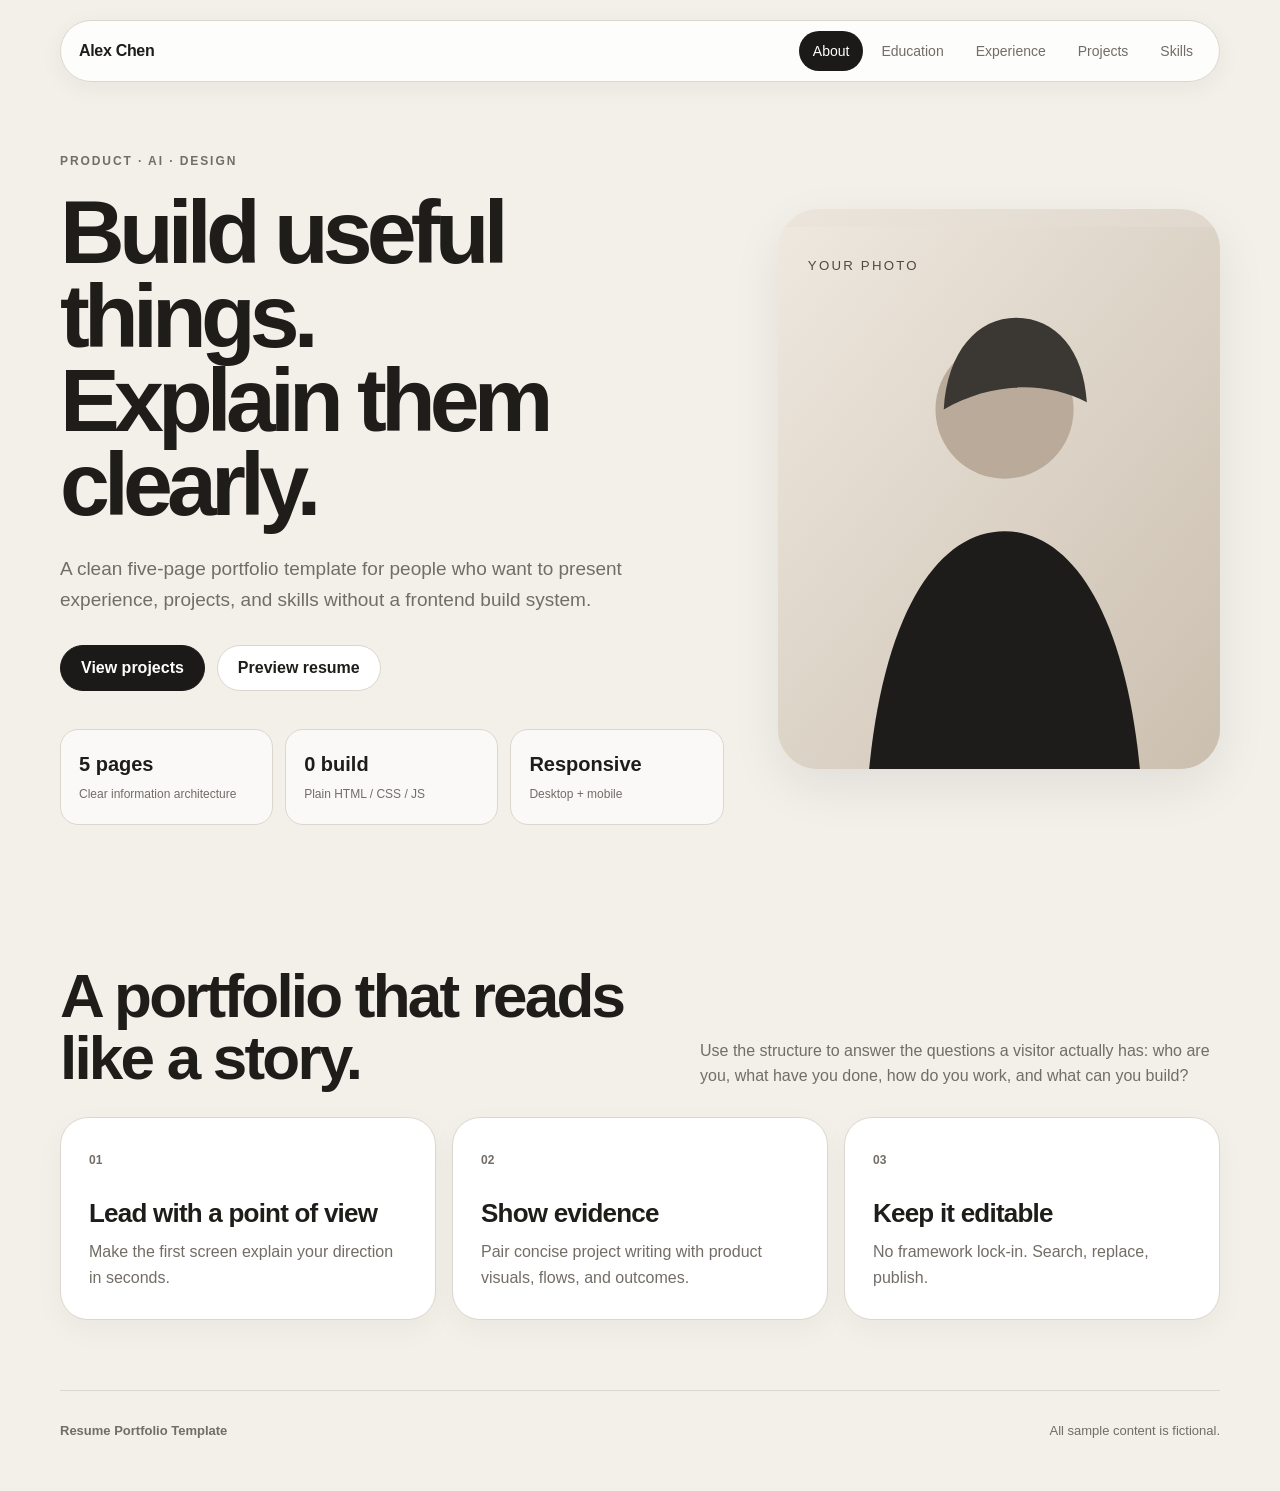
<file: index.html>
<!doctype html><html lang="en"><head><meta charset="utf-8"><meta name="viewport" content="width=device-width,initial-scale=1"><meta name="description" content="Privacy-friendly resume portfolio template"><title>Alex Chen · Portfolio</title><link rel="stylesheet" href="styles.css"></head><body data-page="about"><header class="site-header"><div class="container nav"><a class="brand" href="index.html">Alex Chen</a><nav class="nav-links"><a data-page="about" href="index.html">About</a><a data-page="education" href="education.html">Education</a><a data-page="experience" href="experience.html">Experience</a><a data-page="projects" href="projects.html">Projects</a><a data-page="skills" href="skills.html">Skills</a></nav></div></header><main><section class="container hero"><div><div class="eyebrow">Product · AI · Design</div><h1>Build useful things.<br>Explain them clearly.</h1><p>A clean five-page portfolio template for people who want to present experience, projects, and skills without a frontend build system.</p><div class="actions"><a class="btn primary" href="projects.html">View projects</a><a class="btn" href="#" data-resume>Preview resume</a></div><div class="quick-facts"><div class="fact"><strong>5 pages</strong><span>Clear information architecture</span></div><div class="fact"><strong>0 build</strong><span>Plain HTML / CSS / JS</span></div><div class="fact"><strong>Responsive</strong><span>Desktop + mobile</span></div></div></div><div class="portrait"><img src="assets/hero-portrait.svg" alt="Synthetic portrait placeholder"></div></section><section class="section"><div class="container"><div class="section-head"><h2>A portfolio that reads like a story.</h2><p>Use the structure to answer the questions a visitor actually has: who are you, what have you done, how do you work, and what can you build?</p></div><div class="grid"><article class="card"><span class="num">01</span><h3>Lead with a point of view</h3><p>Make the first screen explain your direction in seconds.</p></article><article class="card"><span class="num">02</span><h3>Show evidence</h3><p>Pair concise project writing with product visuals, flows, and outcomes.</p></article><article class="card"><span class="num">03</span><h3>Keep it editable</h3><p>No framework lock-in. Search, replace, publish.</p></article></div></div></section></main><div class="resume-modal"><div class="modal-card"><button class="modal-close" aria-label="Close">×</button><img src="assets/resume-page-1.svg" alt="Synthetic resume preview"></div></div><footer class="container footer"><strong>Resume Portfolio Template</strong><span>All sample content is fictional.</span></footer><script src="script.js"></script></body></html>
</file>
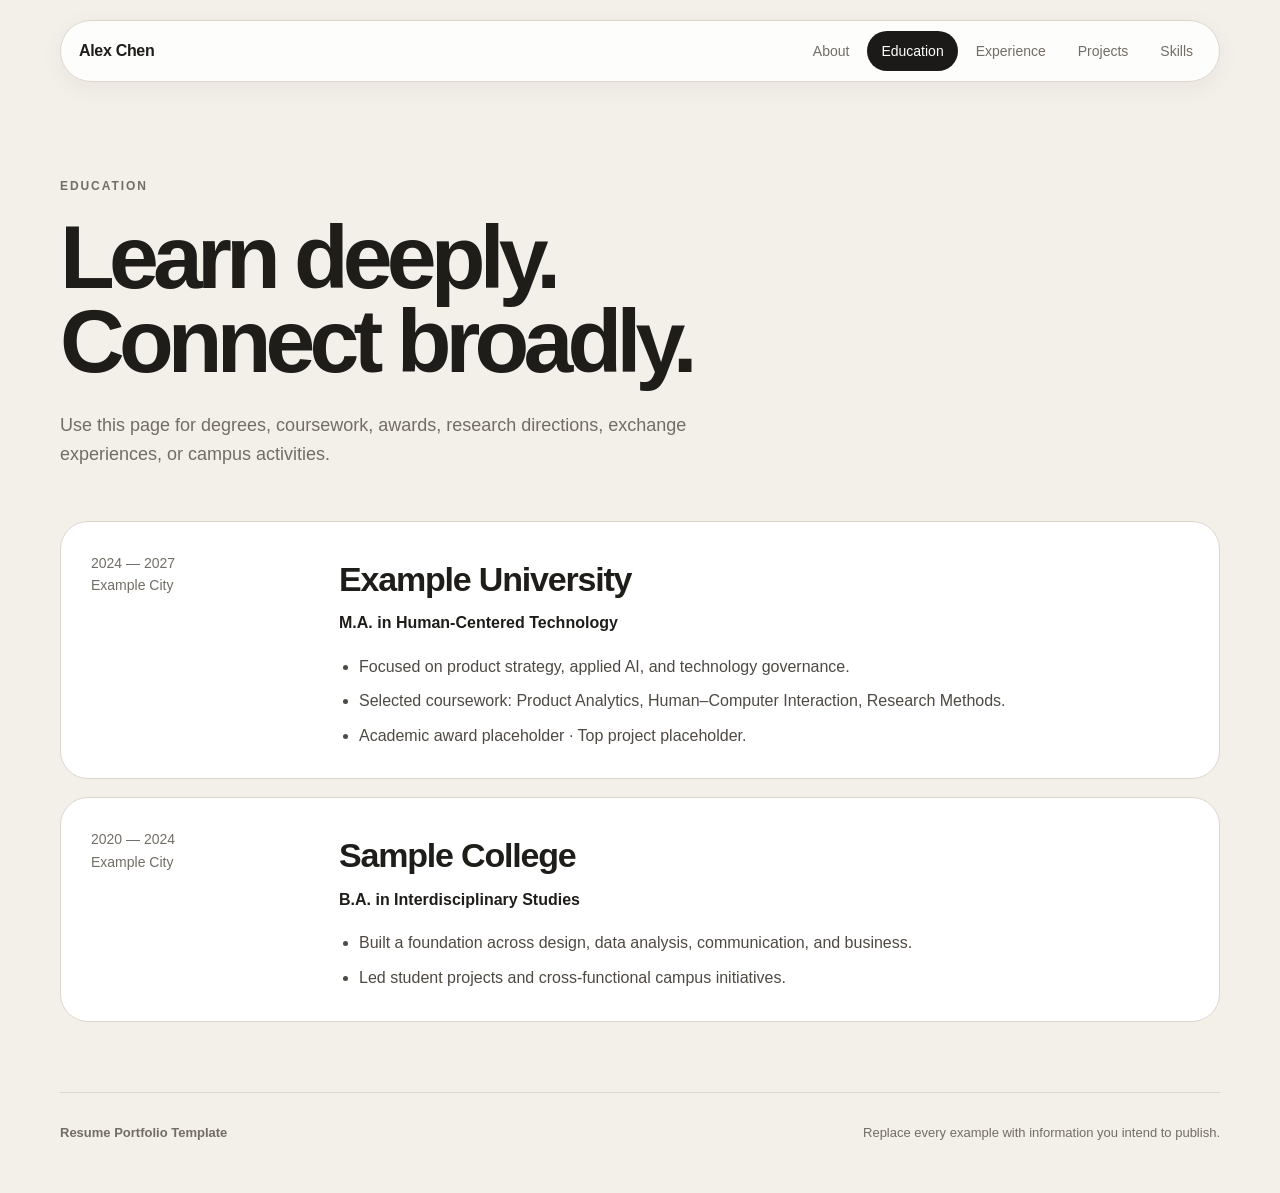
<file: education.html>
<!doctype html><html lang="en"><head><meta charset="utf-8"><meta name="viewport" content="width=device-width,initial-scale=1"><title>Education · Alex Chen</title><link rel="stylesheet" href="styles.css"></head><body data-page="education"><header class="site-header"><div class="container nav"><a class="brand" href="index.html">Alex Chen</a><nav class="nav-links"><a data-page="about" href="index.html">About</a><a data-page="education" href="education.html">Education</a><a data-page="experience" href="experience.html">Experience</a><a data-page="projects" href="projects.html">Projects</a><a data-page="skills" href="skills.html">Skills</a></nav></div></header><main><section class="container page-hero"><div class="eyebrow">Education</div><h1>Learn deeply.<br>Connect broadly.</h1><p>Use this page for degrees, coursework, awards, research directions, exchange experiences, or campus activities.</p></section><section class="container timeline"><article class="timeline-item"><div class="timeline-meta">2024 — 2027<br>Example City</div><div class="timeline-content"><h2>Example University</h2><div class="role">M.A. in Human-Centered Technology</div><ul class="bullets"><li>Focused on product strategy, applied AI, and technology governance.</li><li>Selected coursework: Product Analytics, Human–Computer Interaction, Research Methods.</li><li>Academic award placeholder · Top project placeholder.</li></ul></div></article><article class="timeline-item"><div class="timeline-meta">2020 — 2024<br>Example City</div><div class="timeline-content"><h2>Sample College</h2><div class="role">B.A. in Interdisciplinary Studies</div><ul class="bullets"><li>Built a foundation across design, data analysis, communication, and business.</li><li>Led student projects and cross-functional campus initiatives.</li></ul></div></article></section></main><footer class="container footer"><strong>Resume Portfolio Template</strong><span>Replace every example with information you intend to publish.</span></footer><script src="script.js"></script></body></html>
</file>
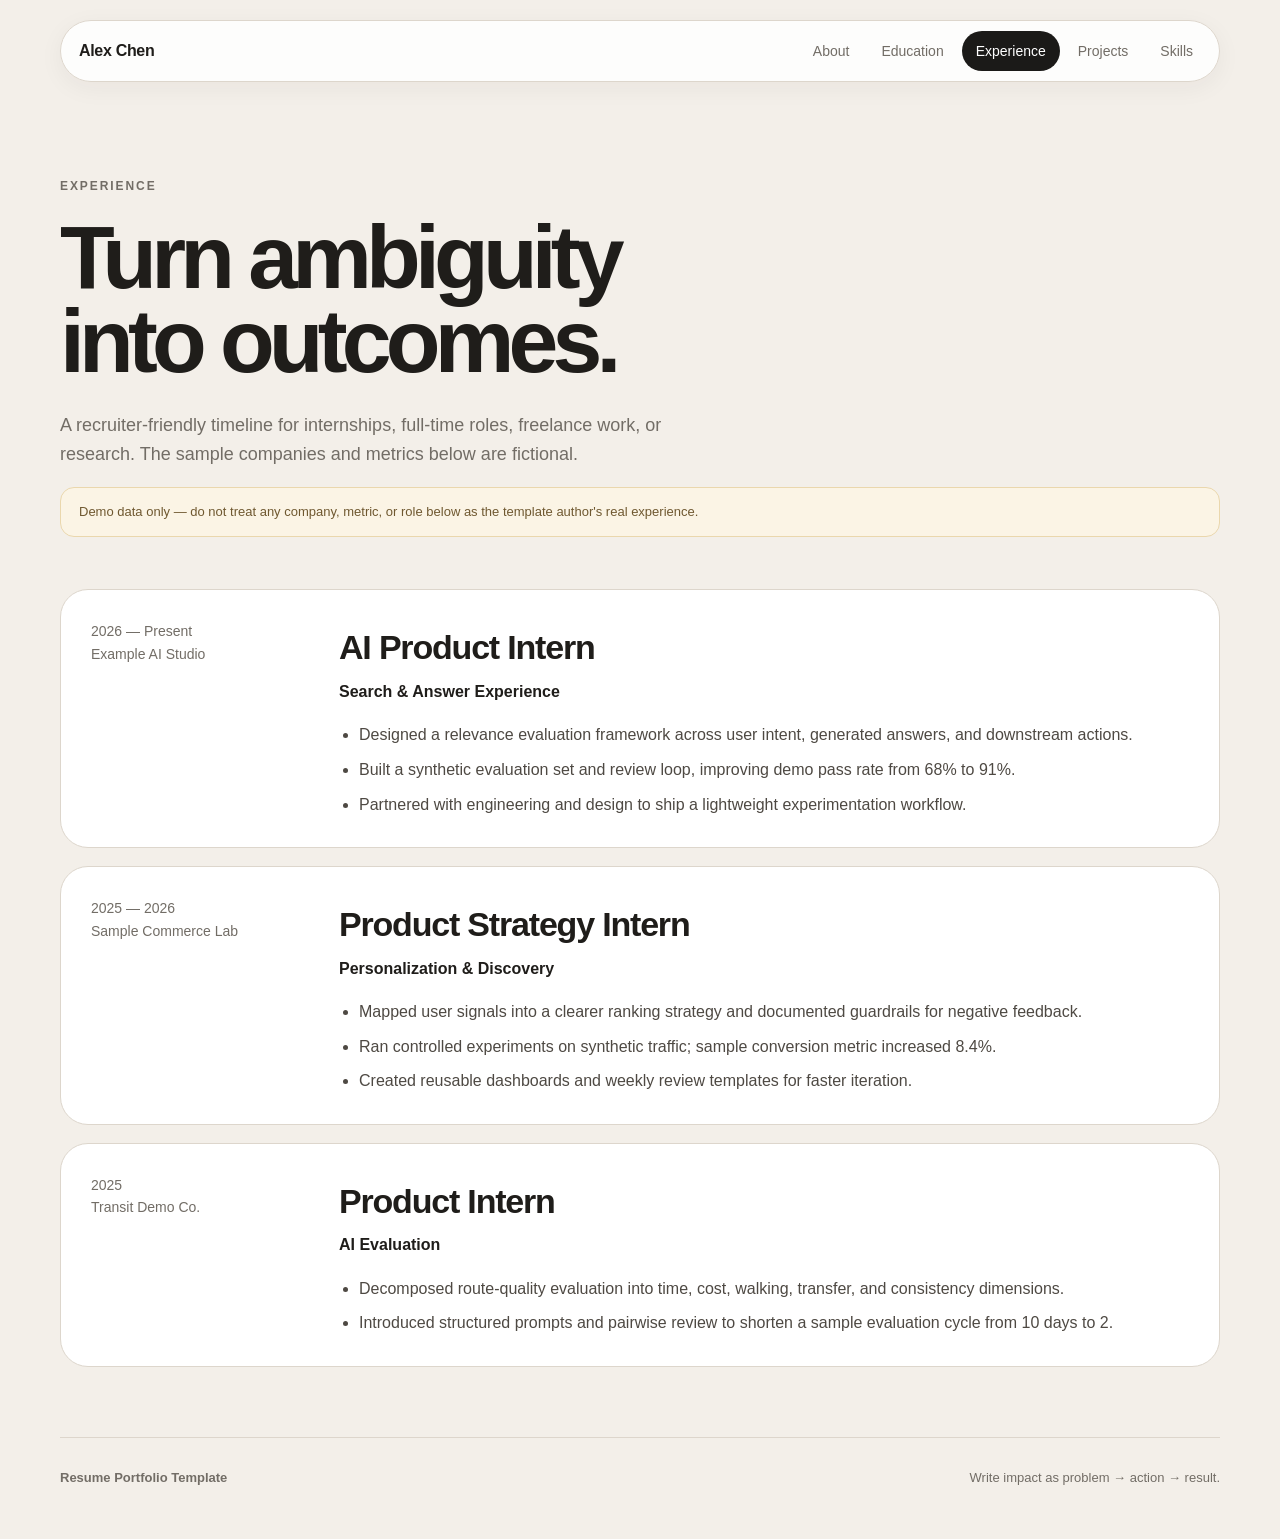
<file: experience.html>
<!doctype html><html lang="en"><head><meta charset="utf-8"><meta name="viewport" content="width=device-width,initial-scale=1"><title>Experience · Alex Chen</title><link rel="stylesheet" href="styles.css"></head><body data-page="experience"><header class="site-header"><div class="container nav"><a class="brand" href="index.html">Alex Chen</a><nav class="nav-links"><a data-page="about" href="index.html">About</a><a data-page="education" href="education.html">Education</a><a data-page="experience" href="experience.html">Experience</a><a data-page="projects" href="projects.html">Projects</a><a data-page="skills" href="skills.html">Skills</a></nav></div></header><main><section class="container page-hero"><div class="eyebrow">Experience</div><h1>Turn ambiguity<br>into outcomes.</h1><p>A recruiter-friendly timeline for internships, full-time roles, freelance work, or research. The sample companies and metrics below are fictional.</p><div class="demo-note">Demo data only — do not treat any company, metric, or role below as the template author's real experience.</div></section><section class="container timeline"><article class="timeline-item"><div class="timeline-meta">2026 — Present<br>Example AI Studio</div><div class="timeline-content"><h2>AI Product Intern</h2><div class="role">Search & Answer Experience</div><ul class="bullets"><li>Designed a relevance evaluation framework across user intent, generated answers, and downstream actions.</li><li>Built a synthetic evaluation set and review loop, improving demo pass rate from 68% to 91%.</li><li>Partnered with engineering and design to ship a lightweight experimentation workflow.</li></ul></div></article><article class="timeline-item"><div class="timeline-meta">2025 — 2026<br>Sample Commerce Lab</div><div class="timeline-content"><h2>Product Strategy Intern</h2><div class="role">Personalization & Discovery</div><ul class="bullets"><li>Mapped user signals into a clearer ranking strategy and documented guardrails for negative feedback.</li><li>Ran controlled experiments on synthetic traffic; sample conversion metric increased 8.4%.</li><li>Created reusable dashboards and weekly review templates for faster iteration.</li></ul></div></article><article class="timeline-item"><div class="timeline-meta">2025<br>Transit Demo Co.</div><div class="timeline-content"><h2>Product Intern</h2><div class="role">AI Evaluation</div><ul class="bullets"><li>Decomposed route-quality evaluation into time, cost, walking, transfer, and consistency dimensions.</li><li>Introduced structured prompts and pairwise review to shorten a sample evaluation cycle from 10 days to 2.</li></ul></div></article></section></main><footer class="container footer"><strong>Resume Portfolio Template</strong><span>Write impact as problem → action → result.</span></footer><script src="script.js"></script></body></html>
</file>
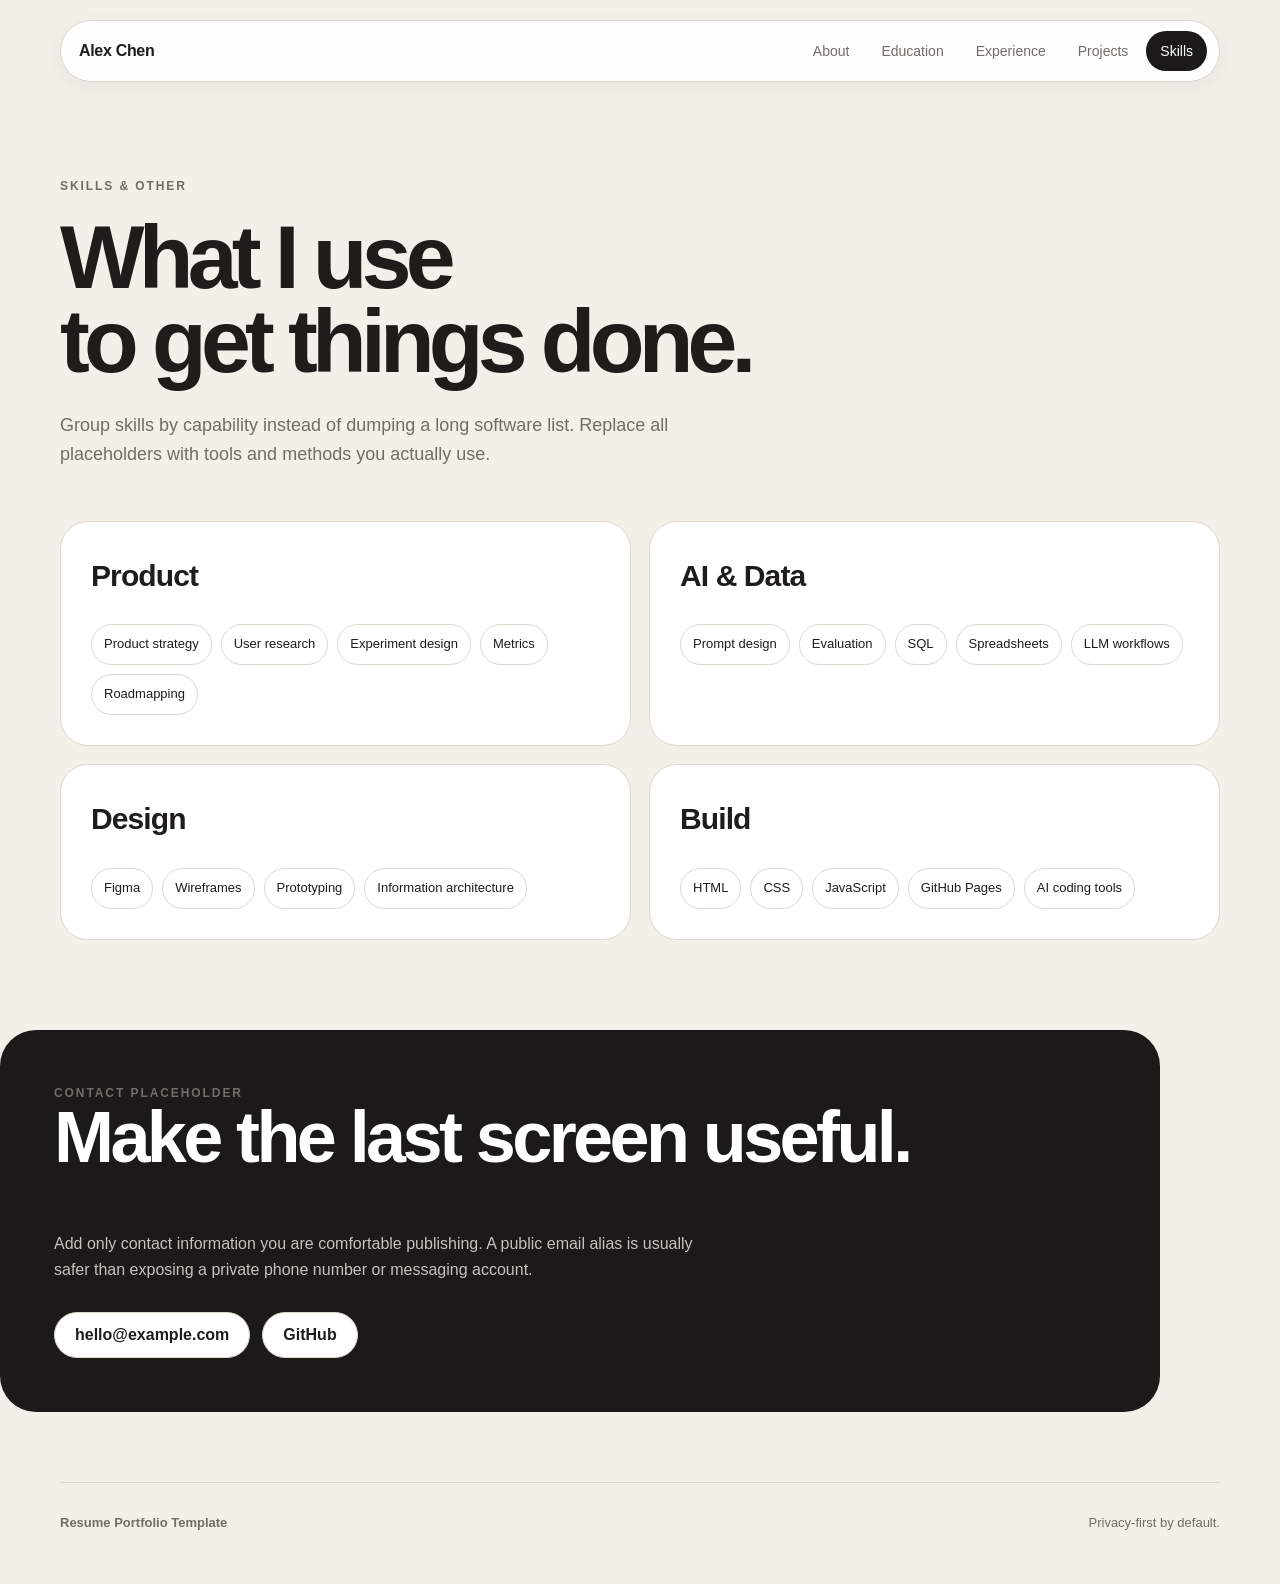
<file: skills.html>
<!doctype html><html lang="en"><head><meta charset="utf-8"><meta name="viewport" content="width=device-width,initial-scale=1"><title>Skills · Alex Chen</title><link rel="stylesheet" href="styles.css"></head><body data-page="skills"><header class="site-header"><div class="container nav"><a class="brand" href="index.html">Alex Chen</a><nav class="nav-links"><a data-page="about" href="index.html">About</a><a data-page="education" href="education.html">Education</a><a data-page="experience" href="experience.html">Experience</a><a data-page="projects" href="projects.html">Projects</a><a data-page="skills" href="skills.html">Skills</a></nav></div></header><main><section class="container page-hero"><div class="eyebrow">Skills & Other</div><h1>What I use<br>to get things done.</h1><p>Group skills by capability instead of dumping a long software list. Replace all placeholders with tools and methods you actually use.</p></section><section class="container skill-grid"><article class="skill-card"><h2>Product</h2><div class="skill-list"><span>Product strategy</span><span>User research</span><span>Experiment design</span><span>Metrics</span><span>Roadmapping</span></div></article><article class="skill-card"><h2>AI & Data</h2><div class="skill-list"><span>Prompt design</span><span>Evaluation</span><span>SQL</span><span>Spreadsheets</span><span>LLM workflows</span></div></article><article class="skill-card"><h2>Design</h2><div class="skill-list"><span>Figma</span><span>Wireframes</span><span>Prototyping</span><span>Information architecture</span></div></article><article class="skill-card"><h2>Build</h2><div class="skill-list"><span>HTML</span><span>CSS</span><span>JavaScript</span><span>GitHub Pages</span><span>AI coding tools</span></div></article></section><section class="container contact-banner"><div class="eyebrow">Contact placeholder</div><h2>Make the last screen useful.</h2><p>Add only contact information you are comfortable publishing. A public email alias is usually safer than exposing a private phone number or messaging account.</p><div class="actions"><a class="btn" href="mailto:hello@example.com">hello@example.com</a><a class="btn" href="https://github.com/yourname">GitHub</a></div></section></main><footer class="container footer"><strong>Resume Portfolio Template</strong><span>Privacy-first by default.</span></footer><script src="script.js"></script></body></html>
</file>
<file: styles.css>
:root{--bg:#f3efe9;--panel:#fff;--ink:#1f1d1a;--muted:#726d66;--line:#ddd6cc;--dark:#1b1a18;--accent:#e1b76b;--radius:28px;--shadow:0 18px 50px rgba(31,29,26,.08)}*{box-sizing:border-box}html{scroll-behavior:smooth}body{margin:0;background:var(--bg);color:var(--ink);font-family:Inter,ui-sans-serif,-apple-system,BlinkMacSystemFont,"Segoe UI",sans-serif;line-height:1.6}.container{width:min(1160px,calc(100% - 40px));margin:auto}.site-header{padding:20px 0;position:sticky;top:0;z-index:20;background:rgba(243,239,233,.9);backdrop-filter:blur(16px)}.nav{display:flex;align-items:center;justify-content:space-between;background:rgba(255,255,255,.82);border:1px solid var(--line);border-radius:999px;padding:10px 12px 10px 18px;box-shadow:0 6px 24px rgba(31,29,26,.05)}.brand{font-weight:800;text-decoration:none;color:var(--ink);letter-spacing:-.02em}.nav-links{display:flex;gap:4px;align-items:center}.nav-links a{color:var(--muted);text-decoration:none;padding:9px 14px;border-radius:999px;font-size:14px}.nav-links a:hover,.nav-links a.active{background:var(--dark);color:white}.hero{display:grid;grid-template-columns:1.2fr .8fr;gap:54px;align-items:center;min-height:76vh;padding:50px 0 70px}.eyebrow{font-size:12px;font-weight:800;letter-spacing:.16em;text-transform:uppercase;color:var(--muted)}h1,h2,h3,p{margin-top:0}.hero h1,.page-hero h1{font-size:clamp(54px,7vw,104px);line-height:.94;letter-spacing:-.065em;margin:18px 0 28px}.hero p{font-size:19px;color:var(--muted);max-width:680px}.actions{display:flex;gap:12px;flex-wrap:wrap;margin-top:30px}.btn{display:inline-flex;align-items:center;justify-content:center;min-height:46px;padding:0 20px;border-radius:999px;text-decoration:none;font-weight:700;border:1px solid var(--line);color:var(--ink);background:white}.btn.primary{background:var(--dark);color:white;border-color:var(--dark)}.portrait{background:linear-gradient(145deg,#ebe5dc,#cfc3b5);border-radius:40px;overflow:hidden;box-shadow:var(--shadow);min-height:560px;display:flex;align-items:end}.portrait img{width:100%;display:block}.quick-facts{display:grid;grid-template-columns:repeat(3,1fr);gap:12px;margin-top:38px}.fact{padding:18px;background:rgba(255,255,255,.65);border:1px solid var(--line);border-radius:18px}.fact strong{display:block;font-size:20px}.fact span{font-size:12px;color:var(--muted)}.section{padding:70px 0}.section-head{display:flex;justify-content:space-between;gap:30px;align-items:end;margin-bottom:28px}.section-head h2{font-size:clamp(34px,5vw,62px);line-height:1;letter-spacing:-.045em;margin:0}.section-head p{max-width:520px;color:var(--muted);margin:0}.grid{display:grid;grid-template-columns:repeat(3,1fr);gap:16px}.card{background:var(--panel);border:1px solid var(--line);border-radius:var(--radius);padding:28px;box-shadow:0 10px 30px rgba(31,29,26,.04)}.card .num{font-size:12px;font-weight:800;color:var(--muted)}.card h3{font-size:26px;line-height:1.08;letter-spacing:-.03em;margin:28px 0 12px}.card p{color:var(--muted);margin-bottom:0}.page-hero{padding:75px 0 34px}.page-hero p{max-width:680px;color:var(--muted);font-size:18px}.timeline{display:grid;gap:18px;padding-bottom:70px}.timeline-item{display:grid;grid-template-columns:220px 1fr;gap:28px;background:white;border:1px solid var(--line);border-radius:28px;padding:30px}.timeline-meta{color:var(--muted);font-size:14px}.timeline-content h2{font-size:34px;letter-spacing:-.035em;margin-bottom:4px}.timeline-content .role{font-weight:700;margin-bottom:18px}.bullets{padding-left:20px;margin:0;color:#4e4943}.bullets li+li{margin-top:9px}.project-grid{display:grid;grid-template-columns:repeat(2,1fr);gap:18px;padding-bottom:70px}.project{overflow:hidden;background:white;border:1px solid var(--line);border-radius:28px}.project img{width:100%;display:block;background:#eee8df}.project-copy{padding:26px}.project-copy h2{font-size:30px;line-height:1.05;letter-spacing:-.03em}.tag-row{display:flex;gap:8px;flex-wrap:wrap;margin-top:18px}.tag{font-size:12px;padding:7px 10px;border-radius:999px;background:#f1ede7;color:#625d56}.skill-grid{display:grid;grid-template-columns:repeat(2,1fr);gap:18px;padding-bottom:70px}.skill-card{background:white;border:1px solid var(--line);border-radius:28px;padding:30px}.skill-card h2{font-size:30px;letter-spacing:-.03em}.skill-list{display:flex;flex-wrap:wrap;gap:9px}.skill-list span{padding:9px 12px;border:1px solid var(--line);border-radius:999px;font-size:13px}.contact-banner{margin:20px 0 70px;background:var(--dark);color:white;border-radius:36px;padding:54px}.contact-banner h2{font-size:clamp(38px,6vw,72px);line-height:.95;letter-spacing:-.05em}.contact-banner p{color:#c8c2ba;max-width:650px}.footer{padding:30px 0 50px;border-top:1px solid var(--line);display:flex;justify-content:space-between;color:var(--muted);font-size:13px}.demo-note{padding:14px 18px;border-radius:14px;background:#fbf4e5;border:1px solid #ead7ad;color:#6f5830;font-size:13px;margin:18px 0}.resume-modal{position:fixed;inset:0;background:rgba(20,20,20,.76);display:none;align-items:center;justify-content:center;z-index:50;padding:24px}.resume-modal.open{display:flex}.modal-card{width:min(860px,100%);background:white;border-radius:30px;padding:24px;position:relative}.modal-card img{width:100%;max-height:72vh;object-fit:contain}.modal-close{position:absolute;right:18px;top:18px;border:0;background:var(--dark);color:white;width:38px;height:38px;border-radius:50%;cursor:pointer}.image-link{cursor:zoom-in}@media(max-width:860px){.site-header{position:relative}.nav{border-radius:26px;align-items:flex-start;flex-direction:column}.nav-links{overflow:auto;width:100%;padding-top:8px}.hero{grid-template-columns:1fr;min-height:auto}.portrait{min-height:420px}.quick-facts,.grid{grid-template-columns:1fr}.timeline-item{grid-template-columns:1fr}.project-grid,.skill-grid{grid-template-columns:1fr}.section-head{display:block}.section-head p{margin-top:14px}.footer{display:block}.footer span{display:block;margin-top:8px}}@media(max-width:520px){.container{width:calc(100% - 24px)}.hero h1,.page-hero h1{font-size:48px}.hero{padding-top:28px}.portrait{min-height:360px}.actions{display:grid}.btn{width:100%}.contact-banner{padding:34px 22px}.timeline-item,.card,.skill-card{padding:22px}}
</file>
